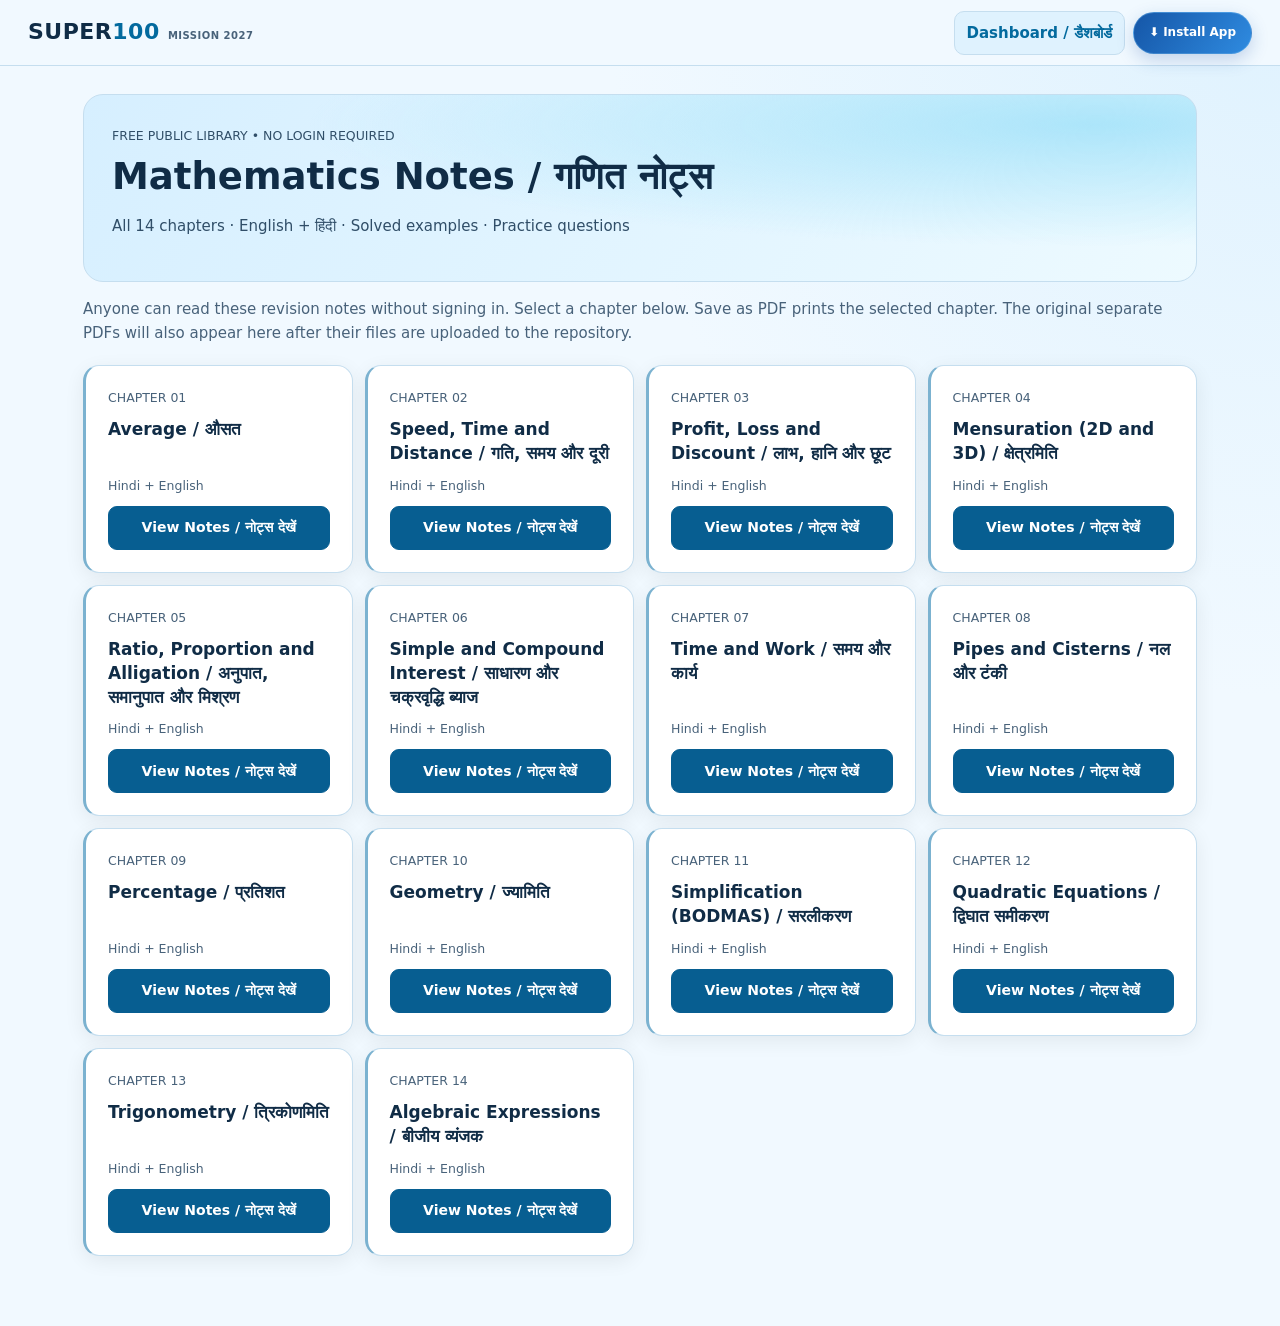
<file: notes.html>
<!doctype html>
<html lang="en"><head><meta charset="utf-8"><meta name="viewport" content="width=device-width,initial-scale=1">  <meta name="application-name" content="Super 100 Mission 2027">
  <meta name="apple-mobile-web-app-capable" content="yes">
  <meta name="apple-mobile-web-app-title" content="Super 100">
  <meta name="apple-mobile-web-app-status-bar-style" content="default">
  <meta name="theme-color" content="#f3f7fe" media="(prefers-color-scheme: light)">
  <meta name="theme-color" content="#0a1526" media="(prefers-color-scheme: dark)">
  <link rel="manifest" href="./manifest.webmanifest">
  <link rel="icon" type="image/svg+xml" href="./icons/app-icon.svg">
  <link rel="apple-touch-icon" sizes="180x180" href="./icons/apple-touch-icon.png">
  <link rel="stylesheet" href="./pwa.css?v=pwa1">
<title>Public Notes | Super 100 Mission 2027</title><link rel="stylesheet" href="./style.css"><link rel="stylesheet" href="./mobile4.css?v=mobile4-20261122-final">
<style>.notes-wrap{max-width:1150px;margin:auto;padding:28px 18px 70px}.note-hero{background:var(--hero-gradient);color:var(--hero-ink);border-radius:20px;padding:28px}.note-hero h1{margin:8px 0}.note-hero p{color:var(--hero-muted)}.note-grid{display:grid;grid-template-columns:repeat(auto-fill,minmax(min(100%,260px),1fr));gap:12px;margin-top:20px}.note-card{display:flex;flex-direction:column;gap:10px;margin:0!important}.note-card h3{font-size:17px;margin:0;flex:1}.note-card button{width:100%;margin:0}.note-reader{scroll-margin-top:90px;margin-top:30px}.note-pane{border:1px solid var(--line);background:var(--panel);border-radius:14px;padding:18px;margin:14px 0}.note-pane p{white-space:pre-wrap;overflow-wrap:anywhere}.note-actions{display:flex;flex-wrap:wrap;align-items:center;gap:10px;margin:16px 0}.note-actions a{display:inline-block;border:1px solid var(--accent);border-radius:9px;padding:9px 13px;text-decoration:none;font-weight:600}.note-actions a[hidden]{display:none!important}.note-action-status{font-size:13px;color:var(--muted)}.note-answer{background:var(--tint);border-radius:10px;padding:13px;margin-top:10px}.note-reader h2{line-height:1.4}.note-hint{color:var(--muted)}@media print{header,.note-hero,.note-grid,.note-hint,.note-actions,button{display:none!important}body{background:#fff!important;color:#111!important}.notes-wrap{max-width:none;padding:0}.note-reader{display:block!important;margin:0}.note-pane{background:#fff!important;border:0;border-bottom:1px solid #ddd;color:#111;padding:10px 0;break-inside:avoid}.note-pane p,.note-answer{color:#111!important}}</style></head><body>
<header><b>SUPER<span>100</span> <small>MISSION 2027</small></b><a href="./index.html" class="header-link">Dashboard / डैशबोर्ड</a><button id="pwa-install" type="button" hidden aria-label="Install Super 100 as an app">⬇ Install App</button></header>
<main class="notes-wrap"><section class="note-hero"><small>FREE PUBLIC LIBRARY • NO LOGIN REQUIRED</small><h1>Mathematics Notes / गणित नोट्स</h1><p>All 14 chapters · English + हिंदी · Solved examples · Practice questions</p></section>
<p class="note-hint">Anyone can read these revision notes without signing in. Select a chapter below. Save as PDF prints the selected chapter. The original separate PDFs will also appear here after their files are uploaded to the repository.</p><section id="chapters" class="note-grid" aria-label="Chapters"></section><section id="reader" class="note-reader" hidden></section></main>
<script src="./content.js"></script><script>
"use strict";
const names=["Average / औसत","Speed, Time and Distance / गति, समय और दूरी","Profit, Loss and Discount / लाभ, हानि और छूट","Mensuration (2D and 3D) / क्षेत्रमिति","Ratio, Proportion and Alligation / अनुपात, समानुपात और मिश्रण","Simple and Compound Interest / साधारण और चक्रवृद्धि ब्याज","Time and Work / समय और कार्य","Pipes and Cisterns / नल और टंकी","Percentage / प्रतिशत","Geometry / ज्यामिति","Simplification (BODMAS) / सरलीकरण","Quadratic Equations / द्विघात समीकरण","Trigonometry / त्रिकोणमिति","Algebraic Expressions / बीजीय व्यंजक"];
const pdfs=["01_Average.pdf","02_Speed_Time_Distance.pdf","03_Profit_Loss_Discount.pdf","04_Mensuration.pdf","05_Ratio_Proportion_Alligation.pdf","06_Simple_Compound_Interest.pdf","07_Time_Work.pdf","08_Pipes_Cisterns.pdf","09_Percentage.pdf","10_Geometry.pdf","11_BODMAS.pdf","12_Quadratic_Equations.pdf","13_Trigonometry.pdf","14_Algebraic_Expressions.pdf"];
const safe=s=>String(s??"").replace(/[&<>"']/g,c=>({"&":"&amp;","<":"&lt;",">":"&gt;",'"':"&quot;","'":"&#39;"}[c]));
const chapters=document.getElementById("chapters"),reader=document.getElementById("reader");
names.forEach((n,i)=>{let el=document.createElement("article");el.className="note-card";el.innerHTML='<small>CHAPTER '+String(i+1).padStart(2,"0")+'</small><h3>'+safe(n)+'</h3><small>Hindi + English</small><button type="button">View Notes / नोट्स देखें</button>';el.querySelector("button").onclick=()=>openChapter(i);chapters.append(el)});
async function checkPdf(i){
 const current=String(i),url="./pdf/"+pdfs[i];
 try{let r=await fetch(url,{method:"HEAD"});if(r.ok && (r.headers.get("content-type")||"").includes("pdf") && reader.dataset.chapter===current){
  for(const id of ["pdfView","pdfDownload"]){let e=document.getElementById(id);e.href=url;e.hidden=false;}
  document.getElementById("pdfStatus").textContent="Original PDF available / मूल PDF उपलब्ध है";return;
 }}catch(e){}
 if(reader.dataset.chapter===current)document.getElementById("pdfStatus").textContent="Separate PDF not uploaded yet. Use Save as PDF to get these revision notes.";
}
function openChapter(i){
 let m=material[i],adv=advancedNotes[i];
 if(!m||!adv){reader.hidden=false;reader.textContent="This chapter is temporarily unavailable.";return}
 reader.dataset.chapter=String(i);
 const examples=adv[2].map((x,j)=>'<section class="note-pane"><b>Example '+(j+1)+' / उदाहरण '+(j+1)+'</b><p>'+safe(x)+'</p></section>').join("");
 const opts=m[5].map((x,j)=>'<div>'+String.fromCharCode(65+j)+'. '+safe(x)+'</div>').join("");
 reader.innerHTML='<h2>Chapter '+(i+1)+' — '+safe(names[i])+'</h2>'+
 '<div class="note-actions"><button id="printNotes" type="button">Save as PDF / PDF बनाएँ</button><a id="pdfView" target="_blank" rel="noopener" hidden>View Original PDF</a><a id="pdfDownload" download="'+safe(pdfs[i])+'" hidden>Download Original PDF</a><span id="pdfStatus" class="note-action-status">Checking files...</span></div>'+
 '<section class="note-pane"><h3>Core concepts / मुख्य अवधारणाएँ</h3><p>'+safe(m[0])+'</p><p>'+safe(m[1])+'</p></section>'+
 '<section class="note-pane"><h3>Important principles / महत्वपूर्ण बातें</h3><p>'+safe(m[2])+'</p><p>'+safe(m[3])+'</p></section>'+
 '<section class="note-pane"><h3>Advanced revision / उच्च स्तरीय पुनरावृत्ति</h3><p>'+safe(adv[0])+'</p><p>'+safe(adv[1])+'</p></section>'+
 '<h3>Worked examples / हल किए हुए उदाहरण</h3>'+examples+
 '<section class="note-pane"><h3>Practice / अभ्यास</h3><p>'+safe(m[4])+'</p>'+opts+'<div class="note-answer"><b>Answer / उत्तर: '+String.fromCharCode(65+Number(m[6]))+' · '+safe(m[5][m[6]])+'</b><p>'+safe(m[7])+'</p></div></section>';
 document.getElementById("printNotes").onclick=()=>window.print();
 reader.hidden=false;history.replaceState(null,"","#chapter-"+(i+1));reader.scrollIntoView({block:"start",behavior:"smooth"});checkPdf(i);
}
let match=location.hash.match(/^#chapter-(\d+)$/);if(match&&+match[1]>=1&&+match[1]<=14)openChapter(+match[1]-1);
</script><script src="./pwa.js?v=pwa1"></script></body></html>
</file>
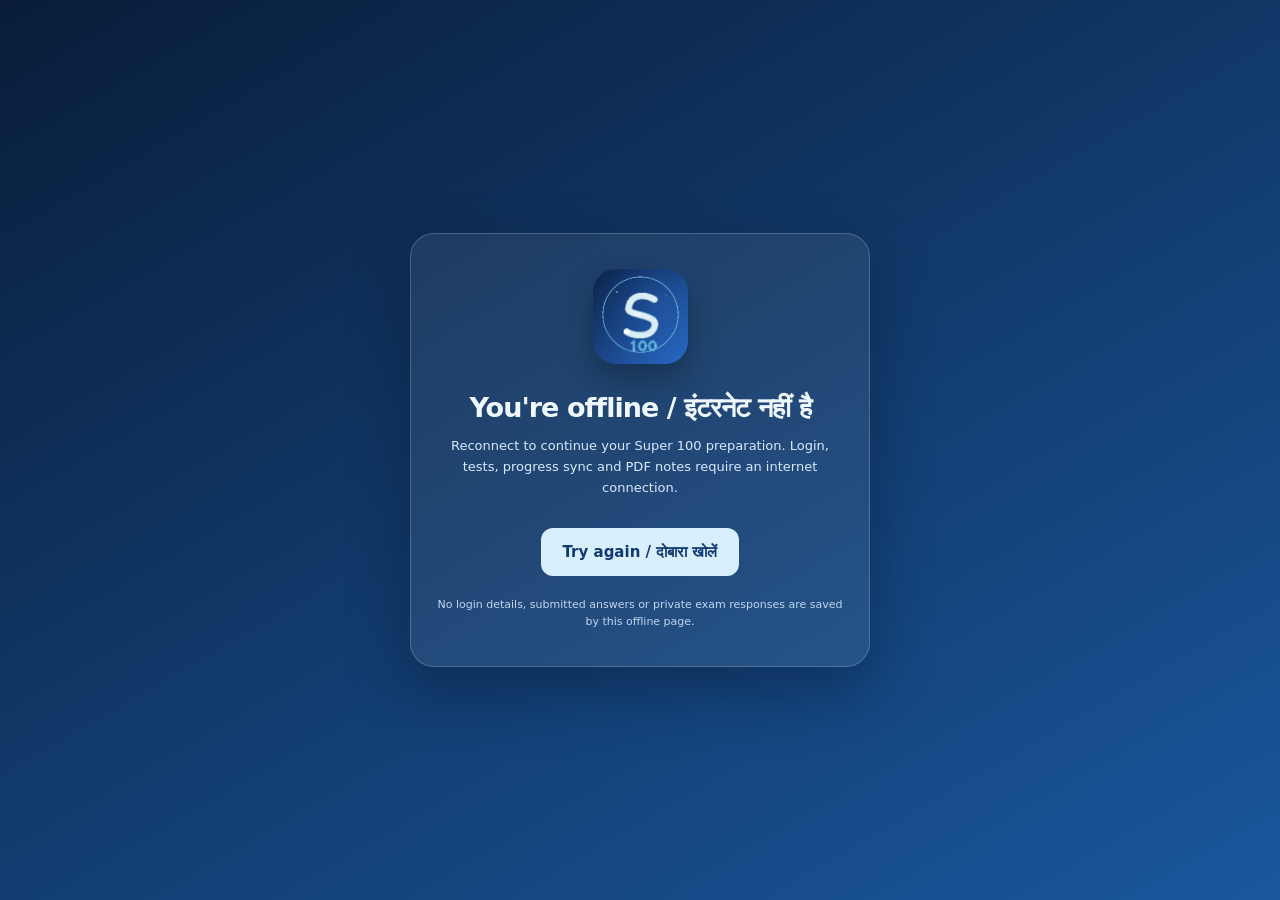
<file: offline.html>
<!doctype html>
<html lang="en"><head><meta charset="utf-8"><meta name="viewport" content="width=device-width,initial-scale=1">
<meta name="theme-color" content="#113a79"><title>Offline · Super 100 Mission 2027</title>
<style>
:root{color-scheme:light dark}*{box-sizing:border-box}
body{margin:0;min-height:100dvh;display:grid;place-items:center;padding:25px;
 background:linear-gradient(150deg,#091d3a,#1a579d);color:#eff8ff;font:15px/1.6 system-ui,Arial,sans-serif}
main{width:min(100%,460px);text-align:center;border:1px solid #ffffff30;background:#ffffff12;
 border-radius:24px;box-shadow:0 24px 60px #04132760;padding:35px 25px}
img{width:95px;height:95px;border-radius:23px;box-shadow:0 15px 30px #07162966}
h1{font-size:27px;line-height:1.2;margin:21px 0 12px;letter-spacing:-.035em}
p{color:#d8eaff;margin:10px 0 18px;font-size:13px}
a{display:inline-flex;align-items:center;justify-content:center;margin:11px 0 0;
 padding:12px 22px;border-radius:12px;background:#d8efff;color:#10396f;text-decoration:none;font-weight:800;min-height:46px}
small{display:block;color:#c1d6f0;margin-top:20px;font-size:11px}
</style></head><body><main><img alt="Super 100 app icon" src="./icons/app-192.png">
<h1>You're offline / इंटरनेट नहीं है</h1>
<p>Reconnect to continue your Super 100 preparation. Login, tests, progress sync and PDF notes require an internet connection.</p>
<a href="./">Try again / दोबारा खोलें</a>
<small>No login details, submitted answers or private exam responses are saved by this offline page.</small>
</main></body></html>
</file>
<file: pwa.css>
/* PWA installation UI and branded launch state. */
#pwa-install{
 display:inline-flex;align-items:center;justify-content:center;gap:6px;
 background:linear-gradient(125deg,#1556a7,#2f8be0);border:1px solid #72baf06b;
 color:#fff;border-radius:999px;padding:9px 15px;margin:0;min-height:42px;
 font-size:12px;font-weight:850;box-shadow:0 6px 17px #154f9f38;cursor:pointer;white-space:nowrap;
}
#pwa-install[hidden]{display:none!important}
#pwa-install:focus-visible{outline:3px solid #7ecffd;outline-offset:2px}
.pwa-launch{min-height:clamp(350px,65dvh,700px);display:flex;flex-direction:column;
 align-items:center;justify-content:center;gap:13px;text-align:center;padding:28px;color:var(--ink);
 background:radial-gradient(circle at 50% 38%,color-mix(in srgb,var(--accent) 12%,transparent),transparent 48%)}
.pwa-launch-logo{width:95px;height:95px;border-radius:23px;box-shadow:0 18px 40px #123e7d40}
.pwa-launch h1{font-size:clamp(25px,5vw,38px);line-height:1.15;letter-spacing:-.06em;margin:6px 0 0;color:var(--ink)}
.pwa-launch p{margin:0;font-size:13px;color:var(--muted)}
.pwa-launch-loader{display:block;height:26px;width:26px;border:3px solid var(--tint);
 border-top-color:var(--accent);border-radius:50%;animation:pwa-spin .85s linear infinite;margin-top:8px}
@keyframes pwa-spin{to{transform:rotate(360deg)}}
.pwa-install-help{max-width:min(450px,calc(100vw - 35px));width:100%;padding:26px;
 border:1px solid var(--line);background:var(--panel);color:var(--ink);
 border-radius:18px;box-shadow:0 23px 65px #0a2c5a61}
.pwa-install-help::backdrop{background:#071629ae;backdrop-filter:blur(4px)}
.pwa-install-help h2{font-size:23px;letter-spacing:-.04em;margin:0 0 14px;color:var(--ink)}
.pwa-install-help p{font-size:13px;line-height:1.7;color:var(--ink)}
.pwa-install-help .pwa-help-hint{font-size:11px;color:var(--muted)}
.pwa-install-help button{margin-top:8px;background:var(--accent);border:0;color:#fff;
 border-radius:10px;padding:12px 18px;min-height:44px;font-weight:780}
@media(max-width:900px){
 #pwa-install:not([hidden]){position:fixed;z-index:44;right:12px;bottom:calc(85px + env(safe-area-inset-bottom));
  padding:12px 15px;min-height:45px;border-radius:999px;box-shadow:0 11px 28px #124c9655;font-size:12px}
 .pwa-launch{min-height:70dvh;padding:28px 22px}
 .pwa-install-help{padding:23px 19px}
}
@media(prefers-reduced-motion:reduce){.pwa-launch-loader{animation:none;border-color:var(--accent);border-style:dotted}}
@media print{#pwa-install,.pwa-launch{display:none!important}}
</file>
<file: style.css>
:root {
  color-scheme: light;
  --bg: #f1f9ff;
  --panel: #fff;
  --ink: #102c46;
  --muted: #48627a;
  --line: #c5deef;
  --accent: #036a9e;
  --button: #075e91;
  --tint: #dff2fe;
  --hero-gradient: radial-gradient(ellipse at 91% 16%, #ace5fa, transparent 55%), linear-gradient(125deg, #d6efff, #edfaff);
  --hero-ink: #102c46;
  --hero-muted: #304e68;
}
@media screen and (prefers-color-scheme: dark) {
  :root {
    color-scheme: dark;
    --bg: #081625;
    --panel: #11263b;
    --ink: #e8f6ff;
    --muted: #afc8de;
    --line: #294862;
    --accent: #80d5ff;
    --button: #075e91;
    --tint: #1b3851;
    --hero-gradient: radial-gradient(ellipse at 91% 16%, #174e67, transparent 60%), linear-gradient(125deg, #142d48, #0d2439);
    --hero-ink: #e8f6ff;
    --hero-muted: #bed7ec;
  }
}

*{box-sizing:border-box}body{margin:0;background:var(--bg);color:var(--ink);font:15px/1.6 system-ui,sans-serif;min-height:100vh}header{position:sticky;top:0;z-index:2;background:var(--bg);border-bottom:1px solid var(--line);padding:16px 5%;display:flex;align-items:center;gap:16px}header b{margin-right:auto;font-size:22px;letter-spacing:1px}header span{color:var(--accent)}header small{font-size:10px;color:var(--muted)}main{max-width:1400px;margin:auto;padding:28px 32px 70px}h1{font-size:clamp(26px,4vw,40px);line-height:1.2;margin:28px 0 12px}h2{font-size:22px}h3{line-height:1.4}p,small{color:var(--muted)}nav{display:flex;flex-wrap:wrap;gap:8px;border-bottom:1px solid var(--line);padding-bottom:18px}button{background:var(--button);color:white;border:1px solid var(--button);border-radius:9px;padding:10px 15px;cursor:pointer;margin:3px;font-weight:600}button:hover{filter:brightness(1.2)}button:disabled{opacity:.5;cursor:wait}[hidden]{display:none!important}article,.panel{background:var(--panel);border:1px solid var(--line);border-radius:16px;padding:22px;margin:12px 0;box-shadow:0 8px 25px #0001}.grid{display:grid;grid-template-columns:repeat(auto-fit,minmax(245px,1fr));gap:16px}.grid article{margin:0;display:flex;flex-direction:column;align-items:flex-start}.grid h3{flex:1}input:not([type=checkbox]):not([type=radio]),textarea,select{width:100%;padding:12px;margin:6px 0;background:var(--bg);color:var(--ink);border:1px solid var(--line);border-radius:8px;font:inherit}textarea{min-height:90px}label{display:block;margin:9px 0}input[type=radio],input[type=checkbox]{accent-color:var(--accent);margin-right:9px}pre{white-space:pre-wrap;font:inherit}a{color:var(--accent)}table{width:100%;border-collapse:collapse}td,th{text-align:left;padding:12px;border-bottom:1px solid var(--line)}progress{width:100%;accent-color:var(--accent);height:14px}@media(min-width:1000px){main:has(nav){padding-left:250px;position:relative}nav{position:absolute;left:20px;top:100px;width:205px;flex-direction:column;align-items:stretch;border:0}nav button{text-align:left}}@media(max-width:600px){main{padding:16px}article,.panel{padding:16px}}@media print{header,nav,button,input,select{display:none!important}body{background:white;color:black}article,.panel{background:white;color:black;border:1px solid #ccc}p,small{color:#444}main{padding:0!important}}

header{padding:12px 24px}main:has(.workspace){max-width:none;padding:0!important}.workspace{display:grid;grid-template-columns:240px minmax(0,1fr);min-height:calc(100vh - 70px)}.sidebar{background:var(--panel);padding:24px 16px;position:sticky;top:70px;height:calc(100vh - 70px);overflow:auto;border-radius:0 22px 22px 0}.sidebrand{font-size:28px;font-weight:800;letter-spacing:1px;margin:0 10px 35px}.sidebrand span{color:var(--accent)}.sidebrand small{display:block;font-size:11px}.navlabel{margin:0 10px}.workspace nav{position:static;width:auto;display:flex;flex-direction:column;gap:8px;margin-top:12px}.workspace nav button{background:transparent;border:0;color:var(--ink);text-align:left;padding:12px 10px}.workspace nav button:hover,.workspace nav button:focus{background:var(--tint)}.workspace nav button span{display:inline-block;width:26px;color:var(--accent);font-size:19px}.workbody{padding:24px 32px 64px;min-width:0}.topline{display:flex;align-items:center;gap:12px;border-bottom:1px solid var(--line);padding-bottom:16px;margin-bottom:24px;color:var(--muted)}.userchip{margin-left:auto;background:var(--panel);padding:6px 16px;border-radius:30px;color:var(--ink)}.menutoggle{display:none}.dashhero{display:flex;justify-content:space-between;align-items:center;background:var(--hero-gradient);color:var(--hero-ink);border-radius:18px;padding:25px 30px;overflow:hidden}.dashhero h1{margin:8px 0}.dashhero p,.dashhero small,.note-hero small{color:var(--hero-muted)}.dashhero button{border:0}.heroart{font-size:100px;font-weight:800;opacity:.65;line-height:1;transform:rotate(-8deg);padding:10px 25px}.heroart span{display:block;font-size:25px}.dashgrid{display:grid;grid-template-columns:1.4fr 1fr 1.1fr;gap:16px;margin:16px 0}.dashgrid .panel{margin:0;min-width:0}.ring{width:118px;height:118px;margin:20px auto;display:grid;place-items:center;border-radius:50%;background:conic-gradient(var(--accent) var(--pct),var(--line) 0);position:relative}.ring:before{content:'';position:absolute;inset:12px;background:var(--panel);border-radius:50%}.ring strong{position:relative;font-size:26px}.scorechart{display:flex;gap:8px;height:170px;align-items:stretch;margin:12px 0}.scorechart>div{flex:1;display:flex;flex-direction:column;text-align:center;min-width:0}.bartrack{flex:1;position:relative;background:var(--line);border-radius:6px;overflow:hidden}.bartrack i{position:absolute;bottom:0;left:0;right:0;background:linear-gradient(#38bdf8,#0369a1)}.scheduleitem{padding:10px;background:var(--bg);border-radius:9px;margin:8px 0}.scheduleitem small{display:block}.sectionhead{display:flex;align-items:center;justify-content:space-between;gap:10px;flex-wrap:wrap}@media(max-width:1150px){.dashgrid{grid-template-columns:1fr 1fr}.schedule{grid-column:1/-1}}@media(max-width:760px){.workspace{display:block}.sidebar{display:none;position:static;height:auto;border-radius:0}.sidebar.expanded{display:block}.menutoggle{display:inline-block}.workbody{padding:16px}.dashgrid{grid-template-columns:1fr}.heroart{display:none}.dashhero{padding:20px}.sectionhead{display:block}}@media print{.sidebar,.topline{display:none!important}.workspace{display:block}.workbody{padding:0}}

/* Mission 2027 responsive polish — preserves existing app and data */
@media screen {
:root{--header-height:66px;--radius:16px}
body{overflow-wrap:anywhere}header{min-height:var(--header-height);gap:8px;padding:10px clamp(12px,3vw,28px)}
header b{letter-spacing:.5px;font-size:clamp(16px,2.3vw,22px);line-height:1.2}header button{flex-shrink:0}
button{font:600 14px/1.4 system-ui,sans-serif;min-height:44px;transition:background-color .16s,border-color .16s;white-space:normal;max-width:100%}
button:focus-visible,a:focus-visible,input:focus-visible,select:focus-visible,textarea:focus-visible{outline:3px solid var(--accent);outline-offset:3px}
button:disabled{cursor:not-allowed}input:not([type=checkbox]):not([type=radio]),select,textarea{font-size:16px;min-width:0;max-width:100%;min-height:44px}
.workspace{grid-template-columns: minmax(200px,240px) minmax(0,1fr);min-height:calc(100dvh - var(--header-height))}
.sidebar{top:var(--header-height);height:calc(100dvh - var(--header-height));scrollbar-width:thin}.workbody{padding:clamp(16px,2.5vw,32px);padding-bottom:64px}
.grid{grid-template-columns:repeat(auto-fit,minmax(min(100%,220px),1fr));gap:14px}.grid>*{min-width:0}.grid h3{flex:0 1 auto}
article,.panel{border-radius:var(--radius);min-width:0;box-shadow:0 5px 20px #00000012} h1{font-size:clamp(25px,3.4vw,37px)}h2{font-size:clamp(18px,2.1vw,22px)}
img,svg,video,iframe{max-width:100%}img,video{height:auto}pre{overflow-wrap:anywhere} .userchip{max-width:45%;overflow-wrap:anywhere}.topline{flex-wrap:wrap}
table{font-size:14px}td,th{vertical-align:middle}th{color:var(--muted);font-size:12px;text-transform:none;letter-spacing:.02em}tbody tr:hover{background:var(--tint)}
article label:has(input[type=radio]),.panel label:has(input[type=radio]){display:flex;align-items:flex-start;gap:9px;padding:12px;border:1px solid var(--line);border-radius:10px;min-height:44px;cursor:pointer}
label:has(input[type=radio]:checked){border-color:var(--accent);background:var(--tint)}input[type=radio],input[type=checkbox]{flex-shrink:0;min-width:17px;min-height:17px}
}
@media screen and (max-width:900px){
.workspace{display:flex;flex-direction:column}.workbody{order:0;width:100%;min-width:0}.sidebar{order:-1;display:none;position:static;height:auto;border-radius:0;padding:12px 16px}.sidebar.expanded{display:block}.sidebar .sidebrand,.sidebar .navlabel{display:none}.workspace nav{display:grid;grid-template-columns:repeat(2,minmax(0,1fr));gap:6px;margin:0;padding:0}.workspace nav button{margin:0;font-size:13px;border:1px solid var(--line);border-radius:10px}.menutoggle{display:inline-flex;align-items:center;justify-content:center;min-width:44px}.dashgrid{grid-template-columns:repeat(2,minmax(0,1fr))}.schedule{grid-column:1/-1}
/* Keep wide reports usable with independent horizontal scroll. */
table{display:block;max-width:100%;overflow-x:auto;overscroll-behavior-inline:contain;scrollbar-width:thin}td,th{padding:10px;min-width:85px}td:first-child,th:first-child{min-width:110px}
}
@media screen and (max-width:600px){
:root{--header-height:64px}header{flex-wrap:wrap;padding:8px 12px}header b{flex:1 1 125px;margin-right:0}header small{display:block;font-size:9px}header button{padding:8px;margin:0;font-size:12px}main{padding:12px 12px 48px}.workbody{padding:12px 12px 48px}.topline{gap:8px;margin-bottom:16px;padding-bottom:10px;font-size:12px}.userchip{padding:6px 10px}.dashgrid{grid-template-columns:minmax(0,1fr);gap:12px}.grid{grid-template-columns:minmax(0,1fr);gap:12px}.dashhero{padding:18px}.heroart{display:none}article,.panel{padding:15px;margin:10px 0}button{padding:10px 12px}.sectionhead{display:flex;align-items:flex-start}.scorechart{height:145px}.ring{width:108px;height:108px}h1{margin:18px 0 10px}h2{margin:8px 0 12px} }
@media screen and (max-width:350px){.workspace nav{grid-template-columns:1fr}.topline>span:not(.userchip){display:none}}
@media (prefers-reduced-motion:reduce){button{transition:none}}


/* Chapter PDFs embedded in the existing NOTES panel */
.chapter-pdf-box{margin-top:8px}
.chapter-pdf-box>p{margin:8px 0}
.chapter-pdf-actions{display:flex;flex-wrap:wrap;gap:10px;margin:16px 0}
.chapter-pdf-actions a{display:inline-flex;align-items:center;justify-content:center;min-height:44px;padding:10px 14px;border:1px solid var(--accent);border-radius:10px;background:color-mix(in srgb,var(--accent) 12%,transparent);color:var(--ink);font-weight:650;text-decoration:none}
.chapter-pdf-actions a:hover,.chapter-pdf-actions a:focus-visible{background:color-mix(in srgb,var(--accent) 25%,transparent)}
.chapter-pdf-frame{display:block;width:100%;height:620px;max-width:100%;background:#fff;border:1px solid var(--line);border-radius:12px}
@media(max-width:650px){.chapter-pdf-frame{height:440px}.chapter-pdf-actions a{width:100%}}
@media print{.chapter-pdf-frame,.chapter-pdf-actions{display:none!important}}


/* Bilingual formulas, attributed practice, and evidence-based chapter analysis */
.chapter-extra{margin-top:12px}
.chapter-extra-math{padding:14px 16px;margin:12px 0;border:1px solid var(--line);border-radius:12px;background:color-mix(in srgb,var(--accent) 6%,var(--panel))}
.chapter-extra-math p{white-space:pre-wrap;color:var(--ink)}
.chapter-question{margin:12px 0;padding:13px 15px;border:1px solid var(--line);border-radius:12px;background:color-mix(in srgb,var(--accent) 5%,var(--panel))}
.chapter-question summary{cursor:pointer;color:var(--ink);line-height:1.6}
.chapter-question li{padding:4px}
.chapter-answer{padding:12px;border-radius:9px;background:color-mix(in srgb,var(--accent) 13%,var(--panel))}
.chapter-answer p{margin:5px 0}
.chapter-trend{display:flex;gap:12px;margin:14px 0}
.chapter-trend>div{flex:0 1 145px;display:flex;flex-direction:column;gap:2px;align-items:center;padding:14px;border:1px solid var(--line);border-radius:12px;background:var(--panel)}
.chapter-trend strong{font-size:25px;color:var(--accent)}
.chapter-source{font-size:12px;line-height:1.5;opacity:.85}
@media print{.chapter-question{break-inside:avoid}.chapter-trend{display:flex}}


/* Level 1 exam date countdown: only rendered inside authenticated dashboard. */
.exam-countdown{margin:18px 0 20px;padding:24px 26px;border-radius:18px;border:1px solid var(--line);background:var(--hero-gradient);color:var(--hero-ink);box-shadow:0 12px 28px #0002}
.exam-countdown-top{display:flex;gap:16px;align-items:flex-start;justify-content:space-between;flex-wrap:wrap}
.exam-countdown h2{margin:4px 0 8px}
.exam-countdown p,.exam-countdown small{color:var(--hero-muted)}
.exam-date-chip{border:1px solid var(--accent);border-radius:30px;padding:8px 14px;font-weight:750;letter-spacing:.07em;font-size:12px;white-space:nowrap}
.exam-countdown-grid{display:grid;grid-template-columns:repeat(4,minmax(0,1fr));gap:12px;margin:20px 0}
.exam-countdown-grid>div{padding:15px 8px;text-align:center;background:var(--panel);border:1px solid var(--line);border-radius:12px}
.exam-countdown-grid strong{display:block;color:var(--accent);font-size:clamp(24px,4vw,42px);font-variant-numeric:tabular-nums;line-height:1.3}
.exam-countdown-grid span{display:block;margin-top:7px;font-size:clamp(11px,1.5vw,14px);color:var(--hero-muted)}
.exam-countdown-status{font-weight:650;margin:9px 0}
.exam-countdown-disclaimer{font-size:12px;line-height:1.55;opacity:.88}

@media(max-width:480px){.exam-countdown{padding:17px 14px}.exam-countdown-grid{gap:6px}.exam-countdown-grid>div{padding:12px 3px}.exam-countdown-grid strong{font-size:25px}.exam-countdown-grid span{font-size:10px}}
@media print{.exam-countdown{display:none!important}}

@media screen {
  body {
    background: radial-gradient(ellipse at top right, var(--tint), transparent 42rem), var(--bg);
  }
  .header-link {
    display: inline-flex;
    align-items: center;
    min-height: 44px;
    padding: 8px 12px;
    border: 1px solid var(--line);
    border-radius: 10px;
    background: var(--tint);
    font-weight: 700;
    text-decoration: none;
  }
  .header-link:hover, .workspace nav button:focus-visible {
    border-color: var(--accent);
  }
  .dashhero, .note-hero {
    border: 1px solid var(--line);
  }
  .heroart {
    color: var(--accent);
  }
  .note-card, .workbody > .panel {
    border-inline-start: 3px solid color-mix(in srgb, var(--accent) 38%, var(--line));
  }
  .note-card:hover, .grid article:focus-within {
    border-color: var(--accent);
  }
  .exam-countdown-info {
    display: grid;
    gap: 3px;
  }
  .exam-countdown-tag {
    color: var(--accent);
    font-weight: 750;
  }
  .exam-clock {
    display: grid;
    grid-template-columns: repeat(4, minmax(0, 1fr));
    gap: clamp(4px, 1.5vw, 12px);
    margin: 12px 0;
  }
  .exam-clock > div {
    min-width: 0;
    padding: 8px 2px;
    border: 1px solid var(--line);
    border-radius: 10px;
    background: var(--panel);
    text-align: center;
  }
  .exam-clock strong {
    display: block;
    color: var(--accent);
    font-size: clamp(20px, 4vw, 34px);
    font-variant-numeric: tabular-nums;
  }
  .exam-clock span {
    font-size: clamp(12px, 2vw, 14px);
  }
  body > .exam-countdown {
    margin-inline: clamp(12px, 3vw, 32px);
  }
}
</file>
<file: mobile4.css>
/* ============================================================
   Super 100 Mission — Mobile First 4.0
   Accessible phone navigation, thumb targets, safe insets,
   compact study cards, mobile PDFs, admin tabs and form layouts.
   Keeps existing theme, business logic, and desktop presentation.
   ============================================================ */
*,*::before,*::after{box-sizing:border-box}
html{max-width:100%;scroll-padding-top:82px}
body{max-width:100%;overflow-x:clip;-webkit-text-size-adjust:100%}
main,#app,.workspace,.workbody,.grid,.panel{min-width:0}
img,svg,video,canvas,iframe{max-width:100%}
.mobile-bottom-nav,.mobile-drawer-shade{display:none}
@media(max-width:900px){
 :root{--mobile-header:63px;--mobile-nav-height:69px}
 html{scroll-padding-top:calc(var(--mobile-header) + 10px);scroll-padding-bottom:calc(var(--mobile-nav-height) + 18px)}
 body{overscroll-behavior-x:none}
 body.mobile-drawer-open{overflow:hidden;touch-action:pan-y}
 header{min-height:var(--mobile-header)!important;display:flex!important;align-items:center!important;flex-wrap:nowrap!important;
  gap:7px!important;padding:9px 12px!important;top:0;z-index:35!important;
  background:color-mix(in srgb,var(--panel) 96%,transparent)!important}
 header b{flex:1 1 auto;min-width:0;margin:0!important;font-size:clamp(16px,4.1vw,20px)!important;line-height:1.05;white-space:nowrap}
 header b small{font-size:8px!important;letter-spacing:.1em!important;margin-top:4px}
 header .header-link{flex:0 0 auto;min-width:0;max-width:38%;min-height:38px!important;
  padding:7px 10px!important;margin:0;border-radius:10px!important;font-size:11px!important;white-space:nowrap;
  overflow:hidden;text-overflow:ellipsis}
 header #logout{min-height:38px!important;margin:0;padding:7px 10px!important;font-size:11px!important;white-space:nowrap}
 main:has(.workspace){padding:0!important;max-width:none!important}
 .workspace{display:block!important;min-height:calc(100dvh - var(--mobile-header));width:100%;max-width:100%}
 .workbody{padding:16px 13px calc(var(--mobile-nav-height) + 38px + env(safe-area-inset-bottom))!important;max-width:100%!important}
 .topline{display:flex;gap:8px;align-items:center;flex-wrap:nowrap!important;border-bottom:1px solid var(--line);
  padding-bottom:11px!important;margin-bottom:14px!important;font-size:12px}
 .topline>span:not(.userchip){flex:1;color:var(--muted);overflow:hidden;text-overflow:ellipsis}
 .topline:before{display:none!important}
 .topline .userchip{font-size:11px;max-width:58%;margin-left:auto;overflow:hidden;text-overflow:ellipsis;
  white-space:nowrap;padding:7px 11px!important;flex:0 1 auto}
 .topline .menutoggle{display:none!important}
 .mobile-bottom-nav{position:fixed!important;bottom:0;left:0;right:0;z-index:45;
  display:grid!important;grid-template-columns:repeat(5,minmax(0,1fr))!important;align-items:center!important;
  min-height:var(--mobile-nav-height);width:100%;gap:1px!important;
  padding:6px max(8px,env(safe-area-inset-right)) calc(7px + env(safe-area-inset-bottom)) max(8px,env(safe-area-inset-left));
  background:color-mix(in srgb,var(--panel) 96%,transparent);
  border:0!important;border-top:1px solid var(--line)!important;
  box-shadow:0 -9px 27px rgba(20,70,135,.12);
  backdrop-filter:blur(22px);-webkit-backdrop-filter:blur(22px);border-radius:0!important}
 .mobile-bottom-nav>button,.mobile-bottom-nav>a{
  position:relative;min-width:0;min-height:54px;display:flex!important;flex-direction:column;align-items:center;justify-content:center;
  gap:2px;margin:0!important;padding:5px 1px!important;
  background:transparent!important;border:0!important;border-radius:11px!important;
  color:var(--muted)!important;text-decoration:none!important;
  font:750 10px/1.1 system-ui,sans-serif!important;text-align:center;box-shadow:none!important;
  white-space:nowrap;overflow:hidden
 }
 .mobile-bottom-nav .mobile-nav-icon{display:block;font-size:22px;line-height:1.2;min-height:24px}
 .mobile-bottom-nav [aria-current="page"]{background:var(--tint)!important;color:var(--accent)!important}
 .mobile-bottom-nav [aria-current="page"]:before{
  content:"";position:absolute;left:34%;right:34%;top:0;height:3px;border-radius:0 0 4px 4px;background:var(--accent)}
 .mobile-bottom-nav [data-mobile-more][aria-expanded="true"]{color:var(--accent)!important;background:var(--tint)!important}
 .mobile-bottom-nav>button:focus-visible,.mobile-bottom-nav>a:focus-visible{outline:2px solid var(--accent)!important;outline-offset:-2px!important}
 .mobile-drawer-shade{display:block;position:fixed;inset:0;z-index:50;
  background:#061c36ad;opacity:0;visibility:hidden;pointer-events:none;
  transition:opacity .22s,visibility .22s}
 .mobile-drawer-shade.visible{opacity:1;visibility:visible;pointer-events:auto}
 .workspace>.sidebar{
  display:block!important;position:fixed!important;z-index:55!important;top:0!important;bottom:0!important;left:0!important;
  height:100dvh!important;width:min(85vw,330px)!important;max-width:330px;min-width:0!important;
  overflow-y:auto!important;overscroll-behavior:contain;
  padding:22px 14px calc(30px + env(safe-area-inset-bottom))!important;
  background:var(--panel)!important;border-radius:0 19px 19px 0!important;
  box-shadow:15px 0 45px #0015262e;
  visibility:hidden!important;pointer-events:none!important;
  transform:translateX(-103%);transition:transform .23s ease,visibility .23s;
  order:0!important
 }
 .workspace>.sidebar.mobile-open{
  visibility:visible!important;pointer-events:auto!important;transform:translateX(0)}
 .workspace .sidebar .sidebrand{display:block!important;font-size:27px!important;margin:4px 10px 25px!important}
 .workspace .sidebar .navlabel{display:block!important;margin:8px 11px!important}
 .workspace .sidebar nav{display:flex!important;position:static!important;flex-direction:column!important;gap:4px!important;
  border:0!important;margin:10px 0!important;padding:0!important;max-width:100%;width:100%}
 .workspace .sidebar nav button{display:flex!important;width:100%!important;margin:0!important;min-height:48px!important;
  border:1px solid transparent!important;padding:9px 10px!important;white-space:normal!important;text-align:left!important;gap:10px!important}
 .workspace .sidebar nav button span{flex:0 0 30px;height:30px}
 .m3-toprow{display:grid!important;grid-template-columns:minmax(0,1fr)!important;gap:13px!important}
 .m3-toprow .dashhero{min-height:230px!important;padding:25px 21px!important;border-radius:18px!important}
 .m3-toprow .dashhero h1{font-size:clamp(27px,6vw,37px)!important;line-height:1.12;margin:10px 0!important}
 .m3-toprow .dashhero p{font-size:13px!important;margin-bottom:16px!important;max-width:310px}
 .m3-toprow .dashhero .heroart{display:none!important}
 .m3-toprow .dashhero button{font-size:12px!important;min-height:44px!important;padding:11px 13px!important}
 .m3-toprow .dashhero .m3-hero-actions{display:flex;gap:8px!important;flex-wrap:wrap}
 .m3-toprow .dashhero .m3-hero-actions button{flex:1 1 125px}
 .m3-toprow .exam-countdown{border-radius:17px!important;padding:19px 16px!important}
 .m3-toprow .exam-countdown-top{gap:8px}
 .m3-toprow .exam-countdown h2{font-size:22px!important}
 .m3-toprow .exam-date-chip{font-size:9px!important}
 .m3-toprow .exam-countdown-grid{grid-template-columns:repeat(4,minmax(0,1fr));gap:6px;margin:13px 0}
 .m3-toprow .exam-countdown-grid>div{min-width:0!important;padding:10px 2px!important;border-radius:9px}
 .m3-toprow .exam-countdown-grid strong{font-size:clamp(21px,6vw,29px)!important}
 .m3-toprow .exam-countdown-grid span{font-size:10px!important}
 .priority-quick{margin:12px 0 0!important;gap:10px!important;padding:15px 14px!important;
  flex-direction:column!important;align-items:stretch!important;border-radius:14px!important}
 .priority-quick h3{font-size:18px!important}
 .priority-quick button{width:100%!important;max-width:none!important;min-height:44px!important}
 .modern-dashboard{gap:12px!important;margin:14px 0 18px!important}
 .modern-intro{gap:8px;padding:3px}
 .modern-intro h2{font-size:22px!important;line-height:1.24}
 .modern-date{font-size:10px;padding:6px 10px}
 .modern-stats{display:grid!important;grid-template-columns:repeat(2,minmax(0,1fr))!important;gap:9px!important}
 .modern-stats article{padding:13px!important;min-height:134px!important;border-radius:14px!important}
 .modern-stats article strong{font-size:clamp(24px,7vw,31px)!important}
 .modern-stats article>b{font-size:12px!important}
 .modern-stats article>small{font-size:10px!important}
 .modern-two{display:grid!important;grid-template-columns:minmax(0,1fr)!important;gap:12px!important}
 .modern-panel,.modern-search-panel{padding:16px!important}
 .modern-panel-head h3{font-size:16px!important}
 .modern-links{grid-template-columns:repeat(2,minmax(0,1fr))}
 #modern-focus-clock{font-size:clamp(46px,15vw,65px)!important}
 .priority-hub{margin:19px 0!important;scroll-margin-top:calc(var(--mobile-header) + 12px)}
 .priority-hero{padding:18px!important;flex-direction:column!important;align-items:stretch!important}
 .priority-hero h2{font-size:23px!important}
 .priority-highlight{width:100%;max-width:none!important;padding:12px 16px!important}
 .priority-controls{gap:10px}
 .priority-filter-group{display:grid!important;grid-template-columns:repeat(2,minmax(0,1fr));gap:4px;width:100%}
 .priority-filter-group button{min-width:0;padding:9px 6px!important;margin:0!important;font-size:11px}
 .priority-sort{width:100%}
 .priority-sort select{width:100%!important;min-width:0!important}
 .priority-topic-grid{grid-template-columns:minmax(0,1fr)!important;gap:12px!important}
 .priority-topic-card{padding:15px!important;border-radius:14px!important}
 .priority-topic-card h3{font-size:17px!important}
 .priority-resource-actions{display:grid!important;grid-template-columns:repeat(2,minmax(0,1fr))!important}
 .priority-resource-actions button{min-height:44px!important;padding:9px 6px!important;font-size:11px!important}
 .priority-challenge{padding:17px 14px!important;border-radius:15px}
 .priority-challenge-grid{grid-template-columns:minmax(0,1fr)!important}
 .priority-day-actions button{min-height:44px}
 .dashgrid{display:grid!important;grid-template-columns:minmax(0,1fr)!important;gap:12px!important}
 .dashgrid .schedule{grid-column:auto!important}
 .dashgrid .panel{padding:17px!important;min-height:0!important}
 .m3-chapter-block{margin-top:20px!important}
 .m3-chapter-block .sectionhead{display:block!important}
 .m3-chapter-block .grid,.workbody>.grid{display:grid!important;grid-template-columns:minmax(0,1fr)!important;gap:12px!important}
 .m3-chapter-block .grid article{padding:17px!important;min-height:0!important}
 .m3-chapter-block .grid article h3{min-height:0!important;margin:8px 0 13px!important}
 .m3-chapter-block .grid article>button{min-height:44px!important}
 .m3-chapter-block .modern-chapter-links a,.m3-chapter-block .modern-chapter-links button{min-height:44px!important}
 .m3-scratchpad{margin:17px 0!important}
 .workbody>h1{font-size:clamp(23px,6vw,31px)!important;line-height:1.2}
 .workbody>.panel,.workbody>article{padding:15px!important;margin:10px 0!important}
 .workbody>.panel h2{font-size:20px}
 .chapter-pdf-box{padding:12px!important;min-width:0}
 .chapter-pdf-actions{display:grid!important;grid-template-columns:minmax(0,1fr)!important;gap:8px!important}
 .chapter-pdf-actions a{display:flex!important;width:100%!important;min-height:46px!important;justify-content:center!important;margin:0!important}
 .chapter-pdf-frame{display:none!important}
 .chapter-pdf-box:after{content:"On mobile, use View PDF to read full-screen in your PDF viewer.";display:block;
  font-size:11px;line-height:1.5;color:var(--muted);margin-top:10px}
 .chapter-extra-math{padding:12px!important}
 .chapter-question{padding:12px!important}
 .admin3-page{max-width:100%!important}
 .admin3-compact-hero{padding:17px 14px!important;border-radius:15px!important}
 .admin3-compact-hero h1{font-size:27px!important}
 .admin3-compact-title{gap:7px}
 .admin3-role{padding:5px 8px!important;font-size:10px!important}
 .admin3-compact-stats{grid-template-columns:repeat(2,minmax(0,1fr))!important;gap:7px!important}
 .admin3-compact-stats>div{padding:11px!important}
 .admin3-compact-stats strong{font-size:22px!important}
 .admin3-tabbar{top:calc(var(--mobile-header) + 2px)!important;scroll-padding-inline:12px;max-width:100vw;gap:5px!important;
  padding:5px!important;margin:0 -2px 13px!important;border-radius:10px!important;box-shadow:0 4px 14px rgba(35,83,149,.065)}
 .admin3-tabbar button{min-height:44px!important;padding:9px 12px!important;flex:0 0 auto!important}
 .admin3-tabpane>.admin3-panel{padding:16px!important}
 .admin3-tabpane #admin3-directory label{width:100%!important;display:block!important}
 .admin3-tabpane #admin3-directory>div:has(>table){overflow:auto;max-width:100%;max-height:55dvh}
 .admin3-tabpane #admin3-directory table{min-width:560px}
 .admin3-tabpane #scheduleadmin{grid-template-columns:minmax(0,1fr)!important}
 .admin3-tabpane #admin3-questions input[id^="o"]{display:block!important;width:100%!important;margin:5px 0!important}
 .admin3-action-tiles{grid-template-columns:repeat(2,minmax(0,1fr))!important;gap:8px}
 .admin3-action-tiles button{min-width:0!important;min-height:135px!important;padding:13px!important}
 .admin3-recent-test{align-items:flex-start}
 .admin3-tabpanes{min-width:0}
 .admin3-accordion{padding:13px!important}
 table{max-width:100%;overflow-x:auto}
 .workbody>section.panel{scroll-margin-top:calc(var(--mobile-header) + 12px)}
 input,select,textarea{font-size:16px!important}
 input[type=checkbox],input[type=radio]{min-width:19px;min-height:19px}
 button{touch-action:manipulation}
}
@media(max-width:375px){
 :root{--mobile-header:59px}
 header b{font-size:16px!important}
 header .header-link{font-size:10px!important;max-width:34%}
 header #logout{font-size:10px!important;padding:6px 7px!important}
 .workbody{padding:13px 10px calc(var(--mobile-nav-height) + 28px + env(safe-area-inset-bottom))!important}
 .m3-toprow .dashhero{padding:22px 16px!important}
 .m3-toprow .exam-countdown{padding:16px 12px!important}
 .modern-stats article{padding:11px!important}
 .modern-stats article strong{font-size:25px!important}
 .mobile-bottom-nav>button,.mobile-bottom-nav>a{font-size:9px!important}
 .mobile-bottom-nav .mobile-nav-icon{font-size:21px}
 .admin3-action-tiles button{padding:11px!important}
}
@media(min-width:601px) and (max-width:900px){
 .workbody{padding:22px clamp(20px,4vw,36px) calc(var(--mobile-nav-height) + 38px)!important}
 .m3-chapter-block .grid{grid-template-columns:repeat(2,minmax(0,1fr))!important}
 .priority-topic-grid{grid-template-columns:repeat(2,minmax(0,1fr))!important}
 .priority-resource-actions{grid-template-columns:repeat(2,minmax(0,1fr))!important}
 .modern-two{grid-template-columns:repeat(2,minmax(0,1fr))!important}
 .admin3-action-tiles{grid-template-columns:repeat(4,minmax(0,1fr))!important}
 .admin3-tabbar button{flex:1 0 auto!important}
 .chapter-pdf-frame{display:block!important;height:450px!important}
 .chapter-pdf-box:after{display:none}
}
@media(prefers-reduced-motion:reduce){
 .workspace>.sidebar,.mobile-drawer-shade{transition:none!important}
}
@media print{
 .mobile-bottom-nav,.mobile-drawer-shade{display:none!important}
 .workbody{padding:0!important}
}


/* Public bilingual Notes Library: mobile usability */
@media(max-width:900px){
 .notes-wrap{max-width:100%;padding:16px 13px 50px!important}
 .note-hero{padding:22px 17px!important;border-radius:16px!important}
 .note-hero h1{font-size:clamp(24px,6vw,32px)!important;line-height:1.23!important}
 .note-hero p{font-size:12px!important}
 .note-hint{font-size:12px;line-height:1.6}
 .note-grid{display:grid!important;grid-template-columns:repeat(2,minmax(0,1fr))!important;gap:10px!important}
 .note-card{padding:15px!important;min-width:0!important;overflow-wrap:anywhere}
 .note-card h3{font-size:14px!important;line-height:1.4}
 .note-card button{min-height:44px!important;padding:9px 10px;font-size:12px!important}
 .note-reader{margin-top:22px!important;scroll-margin-top:78px}
 .note-reader h2{font-size:23px!important;line-height:1.3}
 .note-pane{padding:15px!important;border-radius:12px!important}
 .note-pane p{font-size:13px!important;line-height:1.75;white-space:pre-wrap}
 .note-actions{display:grid!important;grid-template-columns:minmax(0,1fr)!important;gap:9px!important}
 .note-actions button,.note-actions a{min-height:46px!important;width:100%!important;display:flex!important;align-items:center;justify-content:center;
  border-radius:10px!important;margin:0!important;padding:10px 13px!important}
 .note-actions a[hidden]{display:none!important}
 .note-action-status{font-size:11px!important;line-height:1.5}
}
@media(max-width:360px){.note-grid{grid-template-columns:minmax(0,1fr)!important}.note-card h3{font-size:15px!important}}


@media(max-width:900px){
 .workspace .sidebar .mobile-drawer-close{
  display:flex!important;align-items:center;justify-content:center;
  margin:0 0 11px auto!important;
  min-height:40px!important;min-width:90px;
  padding:9px 14px!important;border-radius:10px!important;
  color:var(--ink)!important;background:var(--tint)!important;
  border:1px solid var(--line)!important;font-size:12px;font-weight:820!important;
 }
 .mobile-drawer-shade.visible{cursor:pointer}
}
@media(min-width:901px){.workspace .sidebar .mobile-drawer-close{display:none!important}}
</file>
